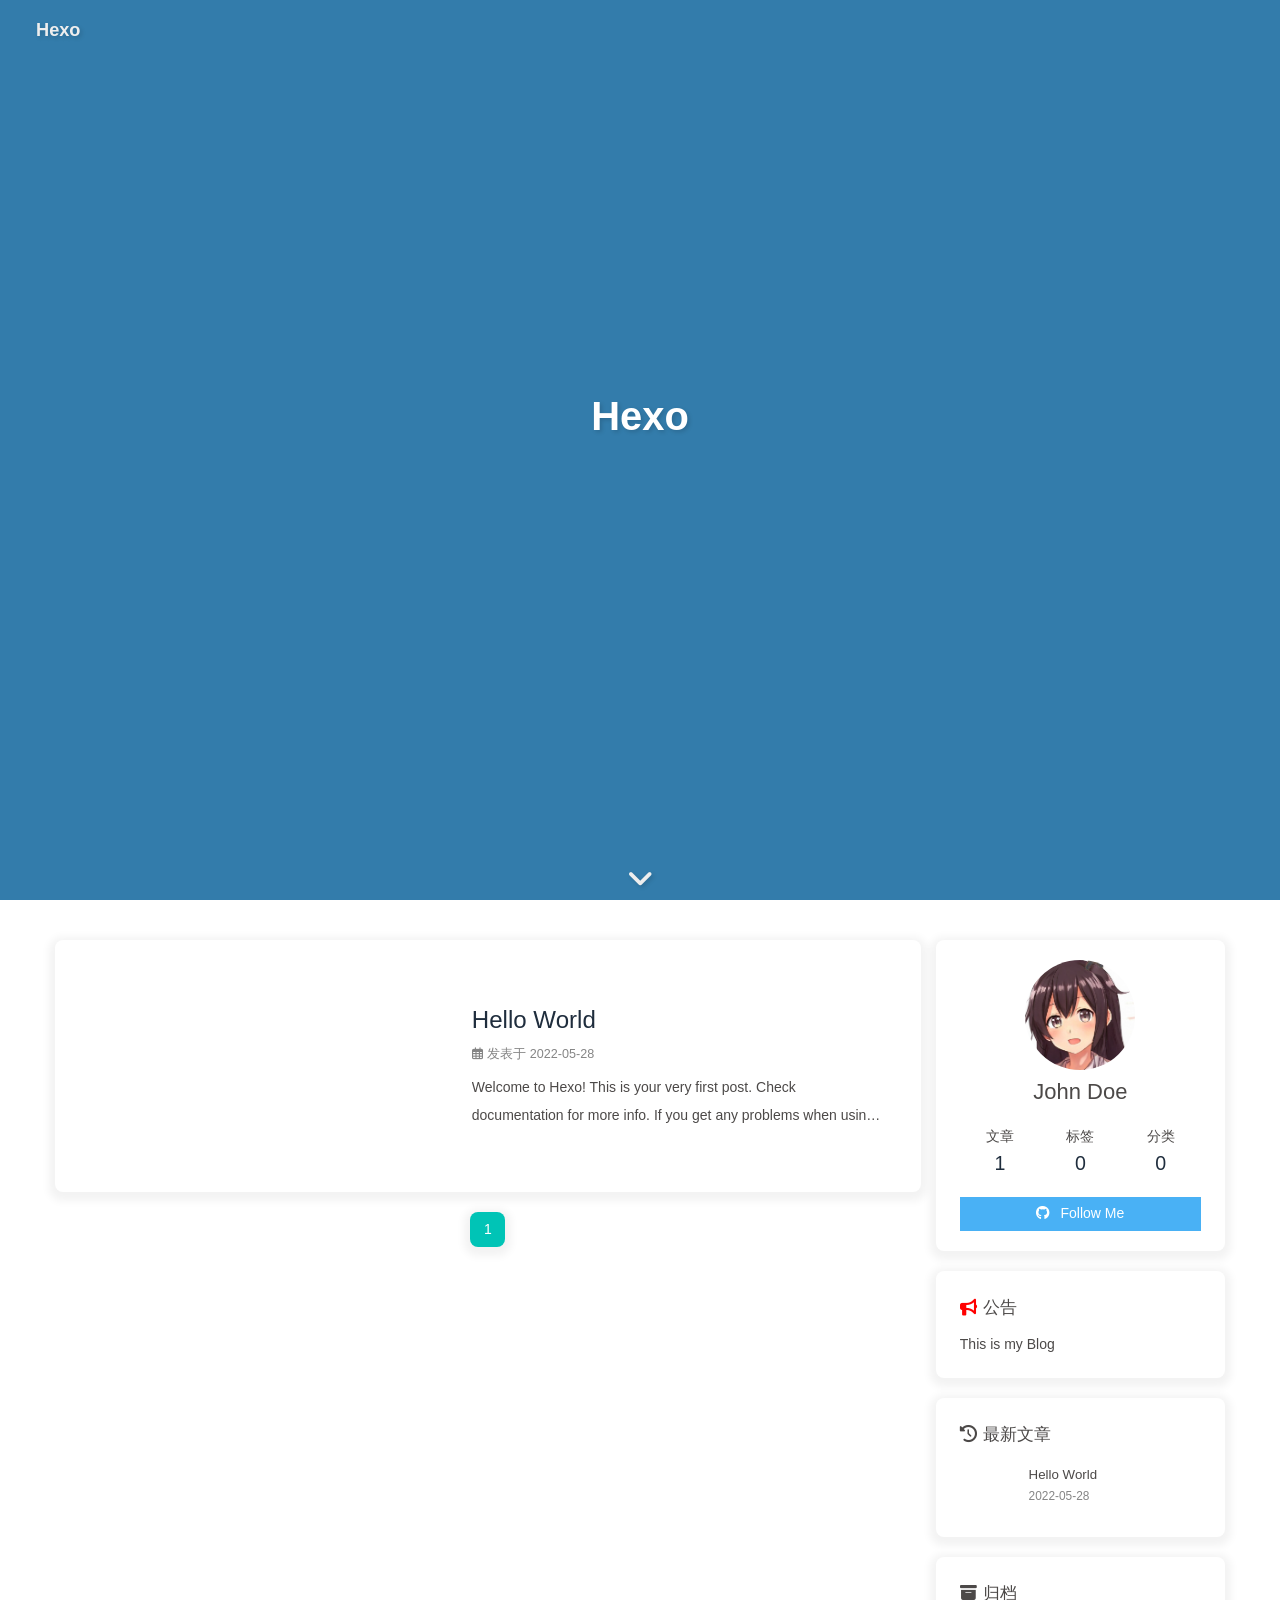
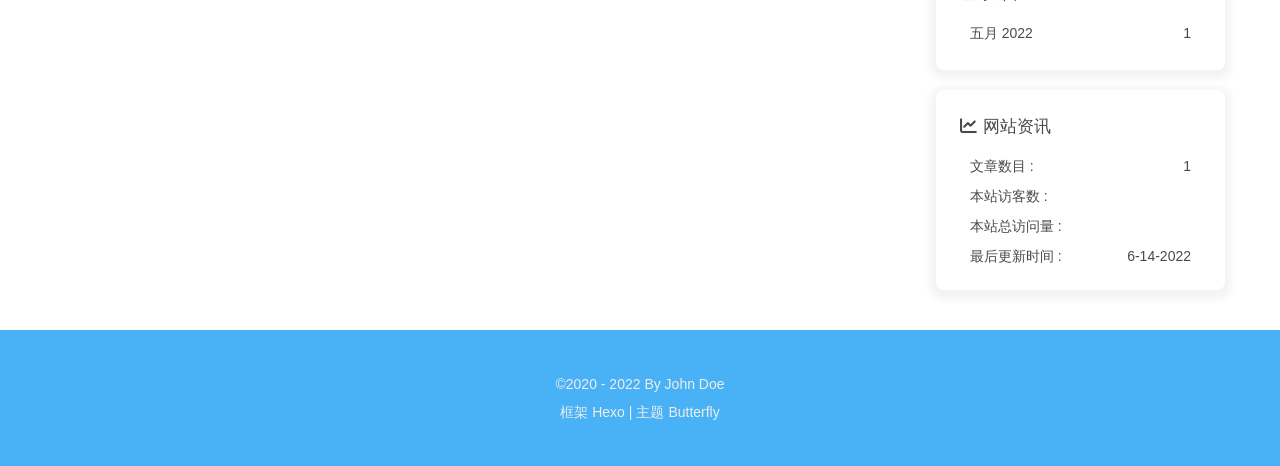
<file: index.html>
<!DOCTYPE html><html lang="zh-CN" data-theme="light"><head><meta charset="UTF-8"><meta http-equiv="X-UA-Compatible" content="IE=edge"><meta name="viewport" content="width=device-width, initial-scale=1.0, maximum-scale=1.0, user-scalable=no"><title>Hexo</title><meta name="author" content="John Doe"><meta name="copyright" content="John Doe"><meta name="format-detection" content="telephone=no"><meta name="theme-color" content="#ffffff"><meta property="og:type" content="website">
<meta property="og:title" content="Hexo">
<meta property="og:url" content="http://example.com/index.html">
<meta property="og:site_name" content="Hexo">
<meta property="og:locale" content="zh_CN">
<meta property="og:image" content="http://example.com/img/person.jpg">
<meta property="article:author" content="John Doe">
<meta name="twitter:card" content="summary">
<meta name="twitter:image" content="http://example.com/img/person.jpg"><link rel="shortcut icon" href="/img/favicon.png"><link rel="canonical" href="http://example.com/"><link rel="preconnect" href="//cdn.jsdelivr.net"/><link rel="preconnect" href="//busuanzi.ibruce.info"/><link rel="stylesheet" href="/css/index.css"><link rel="stylesheet" href="https://cdn.jsdelivr.net/npm/@fortawesome/fontawesome-free@6/css/all.min.css" media="print" onload="this.media='all'"><link rel="stylesheet" href="https://cdn.jsdelivr.net/npm/@fancyapps/ui/dist/fancybox.css" media="print" onload="this.media='all'"><script>const GLOBAL_CONFIG = { 
  root: '/',
  algolia: undefined,
  localSearch: undefined,
  translate: undefined,
  noticeOutdate: undefined,
  highlight: {"plugin":"highlighjs","highlightCopy":true,"highlightLang":true,"highlightHeightLimit":false},
  copy: {
    success: '复制成功',
    error: '复制错误',
    noSupport: '浏览器不支持'
  },
  relativeDate: {
    homepage: false,
    post: false
  },
  runtime: '',
  date_suffix: {
    just: '刚刚',
    min: '分钟前',
    hour: '小时前',
    day: '天前',
    month: '个月前'
  },
  copyright: undefined,
  lightbox: 'fancybox',
  Snackbar: undefined,
  source: {
    justifiedGallery: {
      js: 'https://cdn.jsdelivr.net/npm/flickr-justified-gallery@2/dist/fjGallery.min.js',
      css: 'https://cdn.jsdelivr.net/npm/flickr-justified-gallery@2/dist/fjGallery.css'
    }
  },
  isPhotoFigcaption: false,
  islazyload: false,
  isAnchor: false
}</script><script id="config-diff">var GLOBAL_CONFIG_SITE = {
  title: 'Hexo',
  isPost: false,
  isHome: true,
  isHighlightShrink: false,
  isToc: false,
  postUpdate: '2022-06-14 20:58:56'
}</script><noscript><style type="text/css">
  #nav {
    opacity: 1
  }
  .justified-gallery img {
    opacity: 1
  }

  #recent-posts time,
  #post-meta time {
    display: inline !important
  }
</style></noscript><script>(win=>{
    win.saveToLocal = {
      set: function setWithExpiry(key, value, ttl) {
        if (ttl === 0) return
        const now = new Date()
        const expiryDay = ttl * 86400000
        const item = {
          value: value,
          expiry: now.getTime() + expiryDay,
        }
        localStorage.setItem(key, JSON.stringify(item))
      },

      get: function getWithExpiry(key) {
        const itemStr = localStorage.getItem(key)

        if (!itemStr) {
          return undefined
        }
        const item = JSON.parse(itemStr)
        const now = new Date()

        if (now.getTime() > item.expiry) {
          localStorage.removeItem(key)
          return undefined
        }
        return item.value
      }
    }
  
    win.getScript = url => new Promise((resolve, reject) => {
      const script = document.createElement('script')
      script.src = url
      script.async = true
      script.onerror = reject
      script.onload = script.onreadystatechange = function() {
        const loadState = this.readyState
        if (loadState && loadState !== 'loaded' && loadState !== 'complete') return
        script.onload = script.onreadystatechange = null
        resolve()
      }
      document.head.appendChild(script)
    })
  
      win.activateDarkMode = function () {
        document.documentElement.setAttribute('data-theme', 'dark')
        if (document.querySelector('meta[name="theme-color"]') !== null) {
          document.querySelector('meta[name="theme-color"]').setAttribute('content', '#0d0d0d')
        }
      }
      win.activateLightMode = function () {
        document.documentElement.setAttribute('data-theme', 'light')
        if (document.querySelector('meta[name="theme-color"]') !== null) {
          document.querySelector('meta[name="theme-color"]').setAttribute('content', '#ffffff')
        }
      }
      const t = saveToLocal.get('theme')
    
          if (t === 'dark') activateDarkMode()
          else if (t === 'light') activateLightMode()
        
      const asideStatus = saveToLocal.get('aside-status')
      if (asideStatus !== undefined) {
        if (asideStatus === 'hide') {
          document.documentElement.classList.add('hide-aside')
        } else {
          document.documentElement.classList.remove('hide-aside')
        }
      }
    
    const detectApple = () => {
      if(/iPad|iPhone|iPod|Macintosh/.test(navigator.userAgent)){
        document.documentElement.classList.add('apple')
      }
    }
    detectApple()
    })(window)</script><meta name="generator" content="Hexo 6.2.0"></head><body><div id="sidebar"><div id="menu-mask"></div><div id="sidebar-menus"><div class="avatar-img is-center"><img src="/img/person.jpg" onerror="onerror=null;src='/img/friend_404.gif'" alt="avatar"/></div><div class="sidebar-site-data site-data is-center"><a href="/archives/"><div class="headline">文章</div><div class="length-num">1</div></a><a href="/tags/"><div class="headline">标签</div><div class="length-num">0</div></a><a href="/categories/"><div class="headline">分类</div><div class="length-num">0</div></a></div><hr/></div></div><div class="page" id="body-wrap"><header class="full_page" id="page-header"><nav id="nav"><span id="blog_name"><a id="site-name" href="/">Hexo</a></span><div id="menus"><div id="toggle-menu"><a class="site-page"><i class="fas fa-bars fa-fw"></i></a></div></div></nav><div id="site-info"><h1 id="site-title">Hexo</h1></div><div id="scroll-down"><i class="fas fa-angle-down scroll-down-effects"></i></div></header><main class="layout" id="content-inner"><div class="recent-posts" id="recent-posts"><div class="recent-post-item"><div class="post_cover left"><a href="/2022/05/28/hello-world/" title="Hello World"><img class="post_bg" src="[data-uri]" onerror="this.onerror=null;this.src='/img/404.jpg'" alt="Hello World"></a></div><div class="recent-post-info"><a class="article-title" href="/2022/05/28/hello-world/" title="Hello World">Hello World</a><div class="article-meta-wrap"><span class="post-meta-date"><i class="far fa-calendar-alt"></i><span class="article-meta-label">发表于</span><time datetime="2022-05-27T19:22:05.506Z" title="发表于 2022-05-28 03:22:05">2022-05-28</time></span></div><div class="content">Welcome to Hexo! This is your very first post. Check documentation for more info. If you get any problems when using Hexo, you can find the answer in troubleshooting or you can ask me on GitHub.
Quick StartCreate a new post1$ hexo new &quot;My New Post&quot;

More info: Writing
Run server1$ hexo server

More info: Server
Generate static files1$ hexo generate

More info: Generating
Deploy to remote sites1$ hexo deploy

More info: Deployment
</div></div></div><nav id="pagination"><div class="pagination"><span class="page-number current">1</span></div></nav></div><div class="aside-content" id="aside-content"><div class="card-widget card-info"><div class="is-center"><div class="avatar-img"><img src="/img/person.jpg" onerror="this.onerror=null;this.src='/img/friend_404.gif'" alt="avatar"/></div><div class="author-info__name">John Doe</div><div class="author-info__description"></div></div><div class="card-info-data site-data is-center"><a href="/archives/"><div class="headline">文章</div><div class="length-num">1</div></a><a href="/tags/"><div class="headline">标签</div><div class="length-num">0</div></a><a href="/categories/"><div class="headline">分类</div><div class="length-num">0</div></a></div><a id="card-info-btn" target="_blank" rel="noopener" href="https://github.com/xxxxxx"><i class="fab fa-github"></i><span>Follow Me</span></a></div><div class="card-widget card-announcement"><div class="item-headline"><i class="fas fa-bullhorn fa-shake"></i><span>公告</span></div><div class="announcement_content">This is my Blog</div></div><div class="sticky_layout"><div class="card-widget card-recent-post"><div class="item-headline"><i class="fas fa-history"></i><span>最新文章</span></div><div class="aside-list"><div class="aside-list-item"><a class="thumbnail" href="/2022/05/28/hello-world/" title="Hello World"><img src="[data-uri]" onerror="this.onerror=null;this.src='/img/404.jpg'" alt="Hello World"/></a><div class="content"><a class="title" href="/2022/05/28/hello-world/" title="Hello World">Hello World</a><time datetime="2022-05-27T19:22:05.506Z" title="发表于 2022-05-28 03:22:05">2022-05-28</time></div></div></div></div><div class="card-widget card-archives"><div class="item-headline"><i class="fas fa-archive"></i><span>归档</span></div><ul class="card-archive-list"><li class="card-archive-list-item"><a class="card-archive-list-link" href="/archives/2022/05/"><span class="card-archive-list-date">五月 2022</span><span class="card-archive-list-count">1</span></a></li></ul></div><div class="card-widget card-webinfo"><div class="item-headline"><i class="fas fa-chart-line"></i><span>网站资讯</span></div><div class="webinfo"><div class="webinfo-item"><div class="item-name">文章数目 :</div><div class="item-count">1</div></div><div class="webinfo-item"><div class="item-name">本站访客数 :</div><div class="item-count" id="busuanzi_value_site_uv"></div></div><div class="webinfo-item"><div class="item-name">本站总访问量 :</div><div class="item-count" id="busuanzi_value_site_pv"></div></div><div class="webinfo-item"><div class="item-name">最后更新时间 :</div><div class="item-count" id="last-push-date" data-lastPushDate="2022-06-14T12:58:56.396Z"></div></div></div></div></div></div></main><footer id="footer"><div id="footer-wrap"><div class="copyright">&copy;2020 - 2022 By John Doe</div><div class="framework-info"><span>框架 </span><a target="_blank" rel="noopener" href="https://hexo.io">Hexo</a><span class="footer-separator">|</span><span>主题 </span><a target="_blank" rel="noopener" href="https://github.com/jerryc127/hexo-theme-butterfly">Butterfly</a></div></div></footer></div><div id="rightside"><div id="rightside-config-hide"><button id="darkmode" type="button" title="浅色和深色模式转换"><i class="fas fa-adjust"></i></button><button id="hide-aside-btn" type="button" title="单栏和双栏切换"><i class="fas fa-arrows-alt-h"></i></button></div><div id="rightside-config-show"><button id="rightside_config" type="button" title="设置"><i class="fas fa-cog fa-spin"></i></button><button id="go-up" type="button" title="回到顶部"><i class="fas fa-arrow-up"></i></button></div></div><div><script src="/js/utils.js"></script><script src="/js/main.js"></script><script src="https://cdn.jsdelivr.net/npm/@fancyapps/ui/dist/fancybox.umd.js"></script><div class="js-pjax"></div><script async data-pjax src="//busuanzi.ibruce.info/busuanzi/2.3/busuanzi.pure.mini.js"></script></div></body></html>
</file>
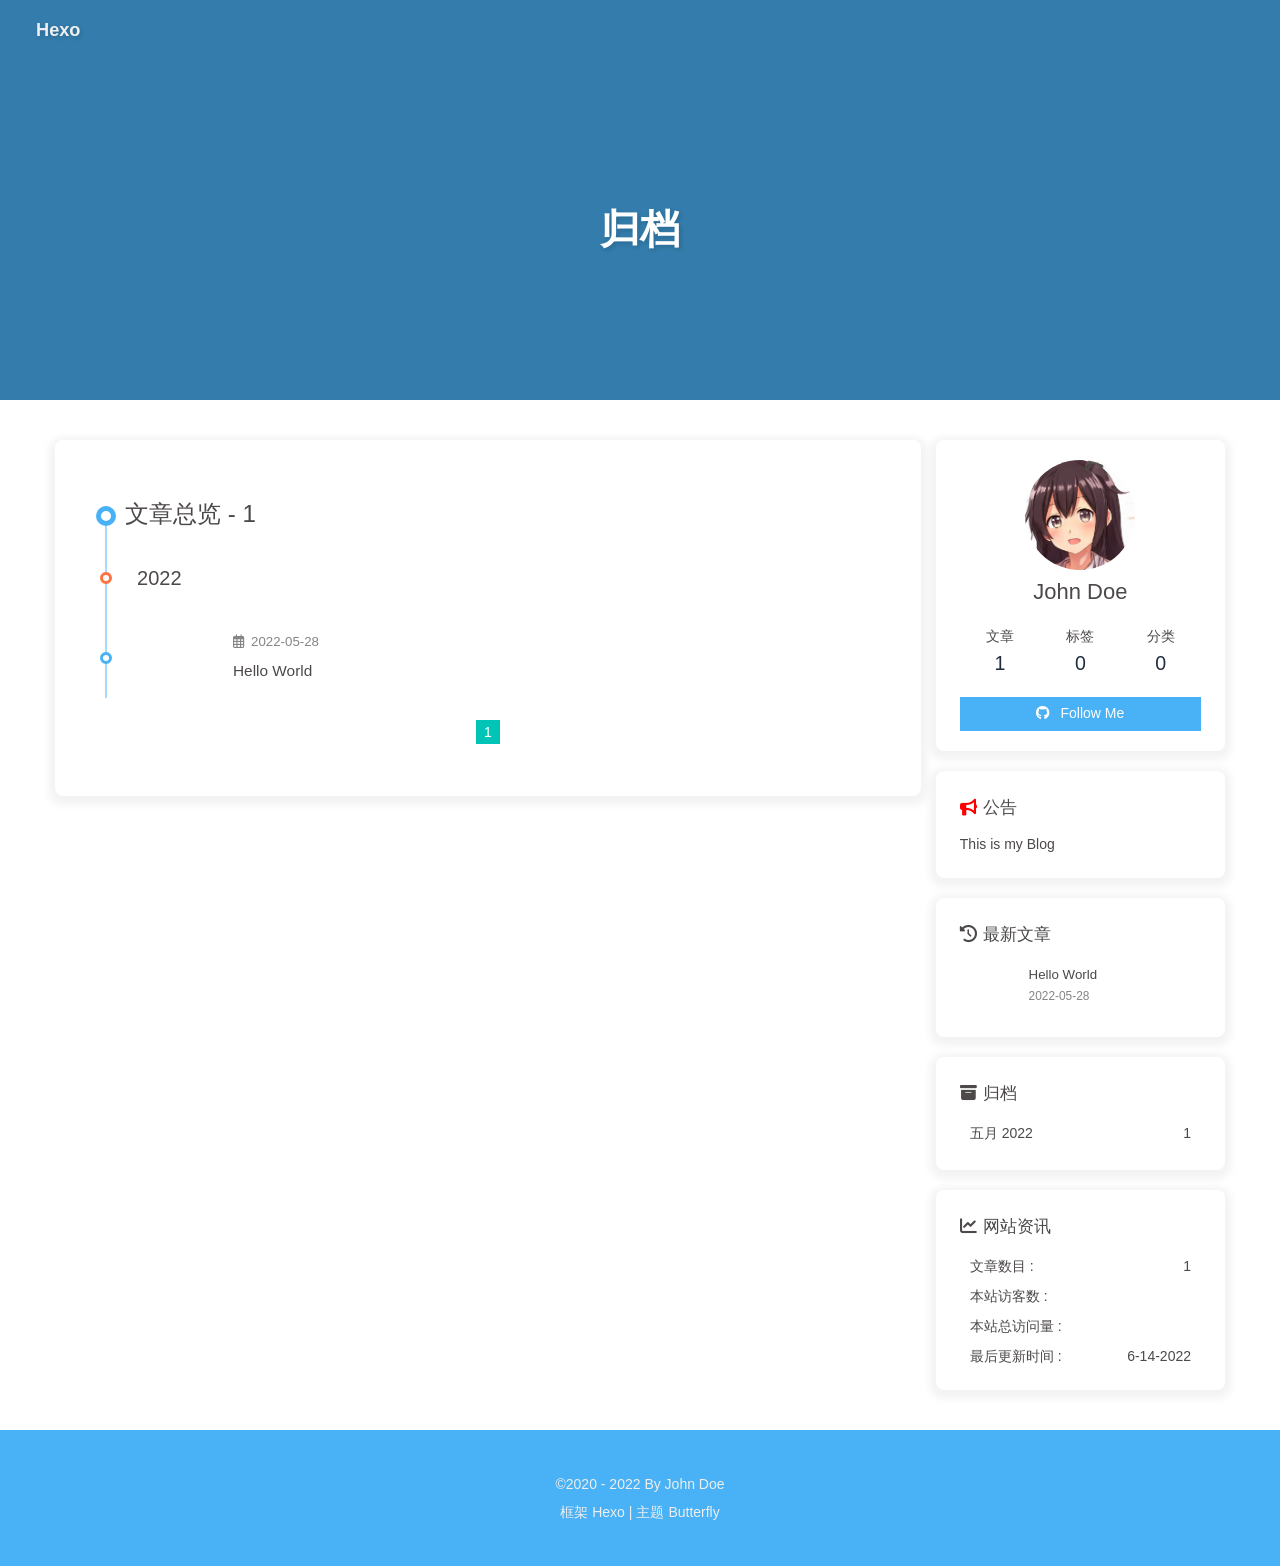
<file: archives/index.html>
<!DOCTYPE html><html lang="zh-CN" data-theme="light"><head><meta charset="UTF-8"><meta http-equiv="X-UA-Compatible" content="IE=edge"><meta name="viewport" content="width=device-width, initial-scale=1.0, maximum-scale=1.0, user-scalable=no"><title>归档 | Hexo</title><meta name="author" content="John Doe"><meta name="copyright" content="John Doe"><meta name="format-detection" content="telephone=no"><meta name="theme-color" content="#ffffff"><meta property="og:type" content="website">
<meta property="og:title" content="Hexo">
<meta property="og:url" content="http://example.com/archives/index.html">
<meta property="og:site_name" content="Hexo">
<meta property="og:locale" content="zh_CN">
<meta property="og:image" content="http://example.com/img/person.jpg">
<meta property="article:author" content="John Doe">
<meta name="twitter:card" content="summary">
<meta name="twitter:image" content="http://example.com/img/person.jpg"><link rel="shortcut icon" href="/img/favicon.png"><link rel="canonical" href="http://example.com/archives/"><link rel="preconnect" href="//cdn.jsdelivr.net"/><link rel="preconnect" href="//busuanzi.ibruce.info"/><link rel="stylesheet" href="/css/index.css"><link rel="stylesheet" href="https://cdn.jsdelivr.net/npm/@fortawesome/fontawesome-free@6/css/all.min.css" media="print" onload="this.media='all'"><link rel="stylesheet" href="https://cdn.jsdelivr.net/npm/@fancyapps/ui/dist/fancybox.css" media="print" onload="this.media='all'"><script>const GLOBAL_CONFIG = { 
  root: '/',
  algolia: undefined,
  localSearch: undefined,
  translate: undefined,
  noticeOutdate: undefined,
  highlight: {"plugin":"highlighjs","highlightCopy":true,"highlightLang":true,"highlightHeightLimit":false},
  copy: {
    success: '复制成功',
    error: '复制错误',
    noSupport: '浏览器不支持'
  },
  relativeDate: {
    homepage: false,
    post: false
  },
  runtime: '',
  date_suffix: {
    just: '刚刚',
    min: '分钟前',
    hour: '小时前',
    day: '天前',
    month: '个月前'
  },
  copyright: undefined,
  lightbox: 'fancybox',
  Snackbar: undefined,
  source: {
    justifiedGallery: {
      js: 'https://cdn.jsdelivr.net/npm/flickr-justified-gallery@2/dist/fjGallery.min.js',
      css: 'https://cdn.jsdelivr.net/npm/flickr-justified-gallery@2/dist/fjGallery.css'
    }
  },
  isPhotoFigcaption: false,
  islazyload: false,
  isAnchor: false
}</script><script id="config-diff">var GLOBAL_CONFIG_SITE = {
  title: '归档',
  isPost: false,
  isHome: false,
  isHighlightShrink: false,
  isToc: false,
  postUpdate: '2022-06-14 20:58:56'
}</script><noscript><style type="text/css">
  #nav {
    opacity: 1
  }
  .justified-gallery img {
    opacity: 1
  }

  #recent-posts time,
  #post-meta time {
    display: inline !important
  }
</style></noscript><script>(win=>{
    win.saveToLocal = {
      set: function setWithExpiry(key, value, ttl) {
        if (ttl === 0) return
        const now = new Date()
        const expiryDay = ttl * 86400000
        const item = {
          value: value,
          expiry: now.getTime() + expiryDay,
        }
        localStorage.setItem(key, JSON.stringify(item))
      },

      get: function getWithExpiry(key) {
        const itemStr = localStorage.getItem(key)

        if (!itemStr) {
          return undefined
        }
        const item = JSON.parse(itemStr)
        const now = new Date()

        if (now.getTime() > item.expiry) {
          localStorage.removeItem(key)
          return undefined
        }
        return item.value
      }
    }
  
    win.getScript = url => new Promise((resolve, reject) => {
      const script = document.createElement('script')
      script.src = url
      script.async = true
      script.onerror = reject
      script.onload = script.onreadystatechange = function() {
        const loadState = this.readyState
        if (loadState && loadState !== 'loaded' && loadState !== 'complete') return
        script.onload = script.onreadystatechange = null
        resolve()
      }
      document.head.appendChild(script)
    })
  
      win.activateDarkMode = function () {
        document.documentElement.setAttribute('data-theme', 'dark')
        if (document.querySelector('meta[name="theme-color"]') !== null) {
          document.querySelector('meta[name="theme-color"]').setAttribute('content', '#0d0d0d')
        }
      }
      win.activateLightMode = function () {
        document.documentElement.setAttribute('data-theme', 'light')
        if (document.querySelector('meta[name="theme-color"]') !== null) {
          document.querySelector('meta[name="theme-color"]').setAttribute('content', '#ffffff')
        }
      }
      const t = saveToLocal.get('theme')
    
          if (t === 'dark') activateDarkMode()
          else if (t === 'light') activateLightMode()
        
      const asideStatus = saveToLocal.get('aside-status')
      if (asideStatus !== undefined) {
        if (asideStatus === 'hide') {
          document.documentElement.classList.add('hide-aside')
        } else {
          document.documentElement.classList.remove('hide-aside')
        }
      }
    
    const detectApple = () => {
      if(/iPad|iPhone|iPod|Macintosh/.test(navigator.userAgent)){
        document.documentElement.classList.add('apple')
      }
    }
    detectApple()
    })(window)</script><meta name="generator" content="Hexo 6.2.0"></head><body><div id="sidebar"><div id="menu-mask"></div><div id="sidebar-menus"><div class="avatar-img is-center"><img src="/img/person.jpg" onerror="onerror=null;src='/img/friend_404.gif'" alt="avatar"/></div><div class="sidebar-site-data site-data is-center"><a href="/archives/"><div class="headline">文章</div><div class="length-num">1</div></a><a href="/tags/"><div class="headline">标签</div><div class="length-num">0</div></a><a href="/categories/"><div class="headline">分类</div><div class="length-num">0</div></a></div><hr/></div></div><div class="page" id="body-wrap"><header class="not-home-page" id="page-header"><nav id="nav"><span id="blog_name"><a id="site-name" href="/">Hexo</a></span><div id="menus"><div id="toggle-menu"><a class="site-page"><i class="fas fa-bars fa-fw"></i></a></div></div></nav><div id="page-site-info"><h1 id="site-title">归档</h1></div></header><main class="layout" id="content-inner"><div id="archive"><div class="article-sort-title">文章总览 - 1</div><div class="article-sort"><div class="article-sort-item year">2022</div><div class="article-sort-item"><a class="article-sort-item-img" href="/2022/05/28/hello-world/" title="Hello World"><img src="[data-uri]" alt="Hello World" onerror="this.onerror=null;this.src='/img/404.jpg'"></a><div class="article-sort-item-info"><div class="article-sort-item-time"><i class="far fa-calendar-alt"></i><time class="post-meta-date-created" datetime="2022-05-27T19:22:05.506Z" title="发表于 2022-05-28 03:22:05">2022-05-28</time></div><a class="article-sort-item-title" href="/2022/05/28/hello-world/" title="Hello World">Hello World</a></div></div></div><nav id="pagination"><div class="pagination"><span class="page-number current">1</span></div></nav></div><div class="aside-content" id="aside-content"><div class="card-widget card-info"><div class="is-center"><div class="avatar-img"><img src="/img/person.jpg" onerror="this.onerror=null;this.src='/img/friend_404.gif'" alt="avatar"/></div><div class="author-info__name">John Doe</div><div class="author-info__description"></div></div><div class="card-info-data site-data is-center"><a href="/archives/"><div class="headline">文章</div><div class="length-num">1</div></a><a href="/tags/"><div class="headline">标签</div><div class="length-num">0</div></a><a href="/categories/"><div class="headline">分类</div><div class="length-num">0</div></a></div><a id="card-info-btn" target="_blank" rel="noopener" href="https://github.com/xxxxxx"><i class="fab fa-github"></i><span>Follow Me</span></a></div><div class="card-widget card-announcement"><div class="item-headline"><i class="fas fa-bullhorn fa-shake"></i><span>公告</span></div><div class="announcement_content">This is my Blog</div></div><div class="sticky_layout"><div class="card-widget card-recent-post"><div class="item-headline"><i class="fas fa-history"></i><span>最新文章</span></div><div class="aside-list"><div class="aside-list-item"><a class="thumbnail" href="/2022/05/28/hello-world/" title="Hello World"><img src="[data-uri]" onerror="this.onerror=null;this.src='/img/404.jpg'" alt="Hello World"/></a><div class="content"><a class="title" href="/2022/05/28/hello-world/" title="Hello World">Hello World</a><time datetime="2022-05-27T19:22:05.506Z" title="发表于 2022-05-28 03:22:05">2022-05-28</time></div></div></div></div><div class="card-widget card-archives"><div class="item-headline"><i class="fas fa-archive"></i><span>归档</span></div><ul class="card-archive-list"><li class="card-archive-list-item"><a class="card-archive-list-link" href="/archives/2022/05/"><span class="card-archive-list-date">五月 2022</span><span class="card-archive-list-count">1</span></a></li></ul></div><div class="card-widget card-webinfo"><div class="item-headline"><i class="fas fa-chart-line"></i><span>网站资讯</span></div><div class="webinfo"><div class="webinfo-item"><div class="item-name">文章数目 :</div><div class="item-count">1</div></div><div class="webinfo-item"><div class="item-name">本站访客数 :</div><div class="item-count" id="busuanzi_value_site_uv"></div></div><div class="webinfo-item"><div class="item-name">本站总访问量 :</div><div class="item-count" id="busuanzi_value_site_pv"></div></div><div class="webinfo-item"><div class="item-name">最后更新时间 :</div><div class="item-count" id="last-push-date" data-lastPushDate="2022-06-14T12:58:56.396Z"></div></div></div></div></div></div></main><footer id="footer"><div id="footer-wrap"><div class="copyright">&copy;2020 - 2022 By John Doe</div><div class="framework-info"><span>框架 </span><a target="_blank" rel="noopener" href="https://hexo.io">Hexo</a><span class="footer-separator">|</span><span>主题 </span><a target="_blank" rel="noopener" href="https://github.com/jerryc127/hexo-theme-butterfly">Butterfly</a></div></div></footer></div><div id="rightside"><div id="rightside-config-hide"><button id="darkmode" type="button" title="浅色和深色模式转换"><i class="fas fa-adjust"></i></button><button id="hide-aside-btn" type="button" title="单栏和双栏切换"><i class="fas fa-arrows-alt-h"></i></button></div><div id="rightside-config-show"><button id="rightside_config" type="button" title="设置"><i class="fas fa-cog fa-spin"></i></button><button id="go-up" type="button" title="回到顶部"><i class="fas fa-arrow-up"></i></button></div></div><div><script src="/js/utils.js"></script><script src="/js/main.js"></script><script src="https://cdn.jsdelivr.net/npm/@fancyapps/ui/dist/fancybox.umd.js"></script><div class="js-pjax"></div><script async data-pjax src="//busuanzi.ibruce.info/busuanzi/2.3/busuanzi.pure.mini.js"></script></div></body></html>
</file>
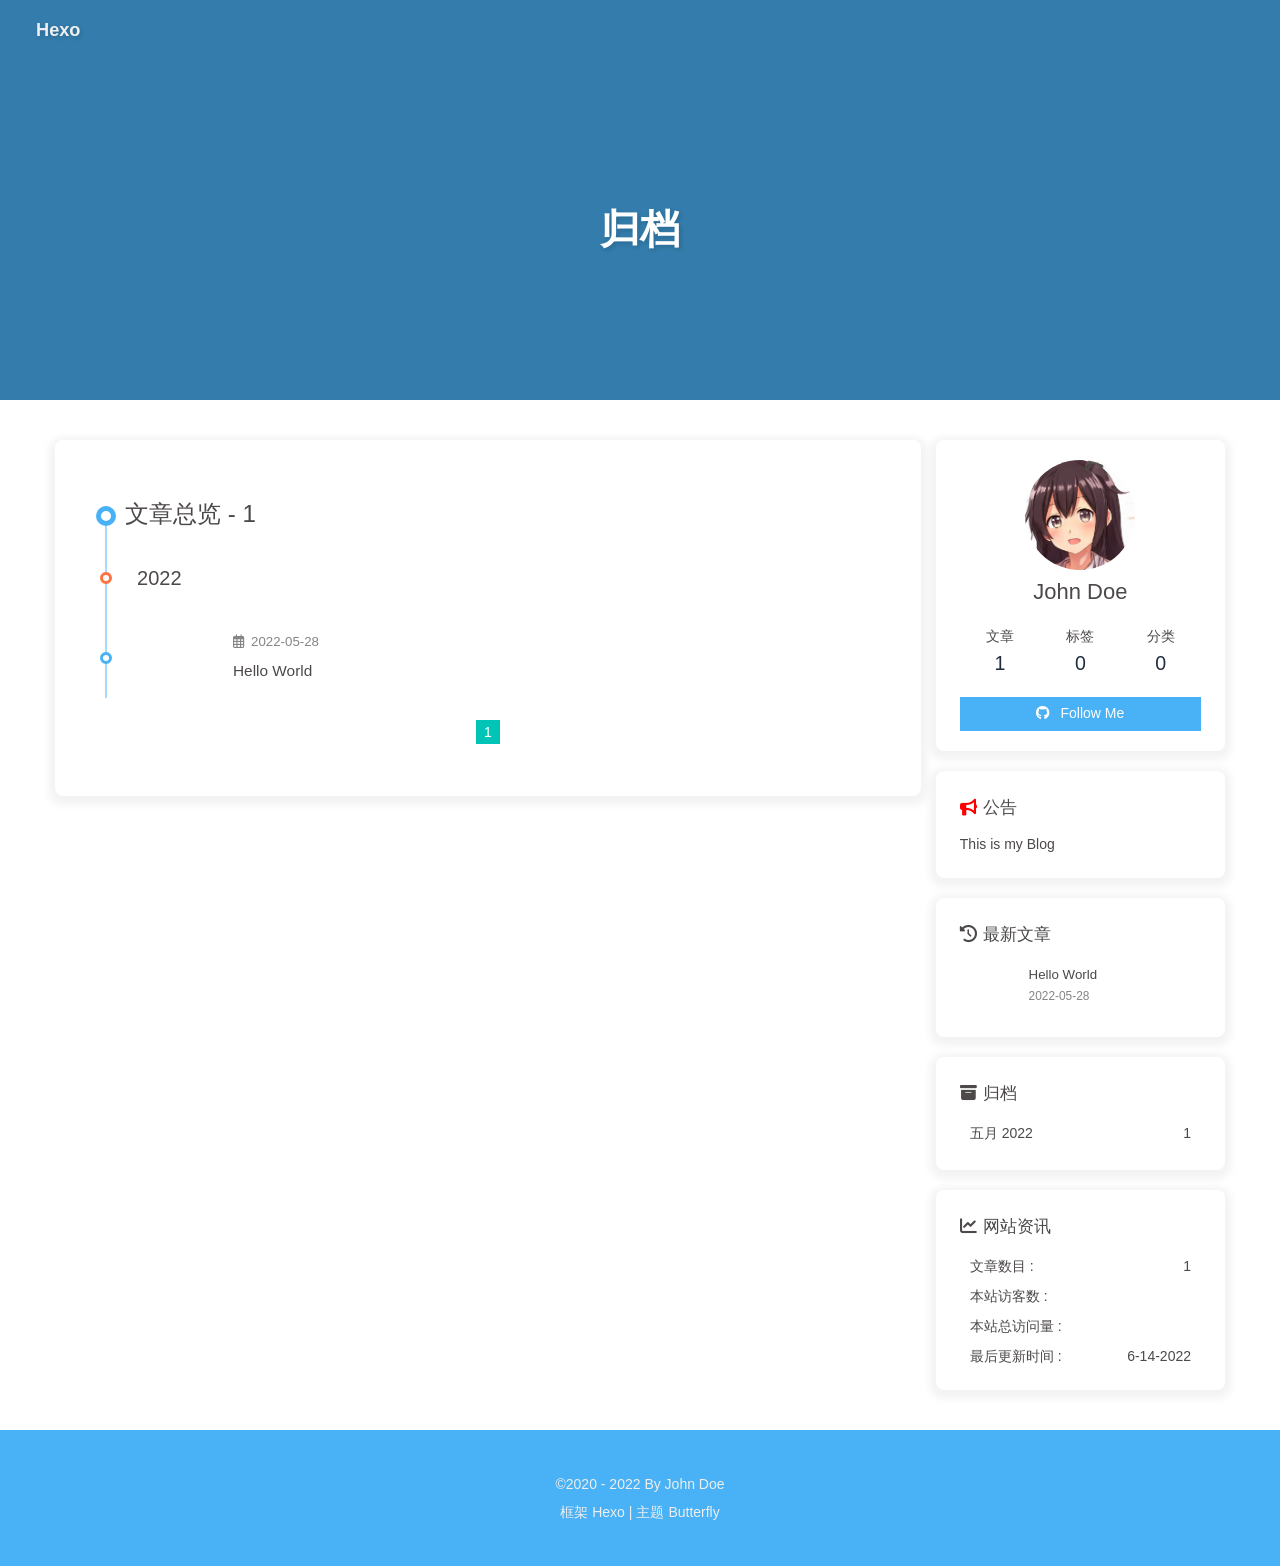
<file: archives/2022/index.html>
<!DOCTYPE html><html lang="zh-CN" data-theme="light"><head><meta charset="UTF-8"><meta http-equiv="X-UA-Compatible" content="IE=edge"><meta name="viewport" content="width=device-width, initial-scale=1.0, maximum-scale=1.0, user-scalable=no"><title>归档 | Hexo</title><meta name="author" content="John Doe"><meta name="copyright" content="John Doe"><meta name="format-detection" content="telephone=no"><meta name="theme-color" content="#ffffff"><meta property="og:type" content="website">
<meta property="og:title" content="Hexo">
<meta property="og:url" content="http://example.com/archives/2022/index.html">
<meta property="og:site_name" content="Hexo">
<meta property="og:locale" content="zh_CN">
<meta property="og:image" content="http://example.com/img/person.jpg">
<meta property="article:author" content="John Doe">
<meta name="twitter:card" content="summary">
<meta name="twitter:image" content="http://example.com/img/person.jpg"><link rel="shortcut icon" href="/img/favicon.png"><link rel="canonical" href="http://example.com/archives/2022/"><link rel="preconnect" href="//cdn.jsdelivr.net"/><link rel="preconnect" href="//busuanzi.ibruce.info"/><link rel="stylesheet" href="/css/index.css"><link rel="stylesheet" href="https://cdn.jsdelivr.net/npm/@fortawesome/fontawesome-free@6/css/all.min.css" media="print" onload="this.media='all'"><link rel="stylesheet" href="https://cdn.jsdelivr.net/npm/@fancyapps/ui/dist/fancybox.css" media="print" onload="this.media='all'"><script>const GLOBAL_CONFIG = { 
  root: '/',
  algolia: undefined,
  localSearch: undefined,
  translate: undefined,
  noticeOutdate: undefined,
  highlight: {"plugin":"highlighjs","highlightCopy":true,"highlightLang":true,"highlightHeightLimit":false},
  copy: {
    success: '复制成功',
    error: '复制错误',
    noSupport: '浏览器不支持'
  },
  relativeDate: {
    homepage: false,
    post: false
  },
  runtime: '',
  date_suffix: {
    just: '刚刚',
    min: '分钟前',
    hour: '小时前',
    day: '天前',
    month: '个月前'
  },
  copyright: undefined,
  lightbox: 'fancybox',
  Snackbar: undefined,
  source: {
    justifiedGallery: {
      js: 'https://cdn.jsdelivr.net/npm/flickr-justified-gallery@2/dist/fjGallery.min.js',
      css: 'https://cdn.jsdelivr.net/npm/flickr-justified-gallery@2/dist/fjGallery.css'
    }
  },
  isPhotoFigcaption: false,
  islazyload: false,
  isAnchor: false
}</script><script id="config-diff">var GLOBAL_CONFIG_SITE = {
  title: '归档',
  isPost: false,
  isHome: false,
  isHighlightShrink: false,
  isToc: false,
  postUpdate: '2022-06-14 20:58:56'
}</script><noscript><style type="text/css">
  #nav {
    opacity: 1
  }
  .justified-gallery img {
    opacity: 1
  }

  #recent-posts time,
  #post-meta time {
    display: inline !important
  }
</style></noscript><script>(win=>{
    win.saveToLocal = {
      set: function setWithExpiry(key, value, ttl) {
        if (ttl === 0) return
        const now = new Date()
        const expiryDay = ttl * 86400000
        const item = {
          value: value,
          expiry: now.getTime() + expiryDay,
        }
        localStorage.setItem(key, JSON.stringify(item))
      },

      get: function getWithExpiry(key) {
        const itemStr = localStorage.getItem(key)

        if (!itemStr) {
          return undefined
        }
        const item = JSON.parse(itemStr)
        const now = new Date()

        if (now.getTime() > item.expiry) {
          localStorage.removeItem(key)
          return undefined
        }
        return item.value
      }
    }
  
    win.getScript = url => new Promise((resolve, reject) => {
      const script = document.createElement('script')
      script.src = url
      script.async = true
      script.onerror = reject
      script.onload = script.onreadystatechange = function() {
        const loadState = this.readyState
        if (loadState && loadState !== 'loaded' && loadState !== 'complete') return
        script.onload = script.onreadystatechange = null
        resolve()
      }
      document.head.appendChild(script)
    })
  
      win.activateDarkMode = function () {
        document.documentElement.setAttribute('data-theme', 'dark')
        if (document.querySelector('meta[name="theme-color"]') !== null) {
          document.querySelector('meta[name="theme-color"]').setAttribute('content', '#0d0d0d')
        }
      }
      win.activateLightMode = function () {
        document.documentElement.setAttribute('data-theme', 'light')
        if (document.querySelector('meta[name="theme-color"]') !== null) {
          document.querySelector('meta[name="theme-color"]').setAttribute('content', '#ffffff')
        }
      }
      const t = saveToLocal.get('theme')
    
          if (t === 'dark') activateDarkMode()
          else if (t === 'light') activateLightMode()
        
      const asideStatus = saveToLocal.get('aside-status')
      if (asideStatus !== undefined) {
        if (asideStatus === 'hide') {
          document.documentElement.classList.add('hide-aside')
        } else {
          document.documentElement.classList.remove('hide-aside')
        }
      }
    
    const detectApple = () => {
      if(/iPad|iPhone|iPod|Macintosh/.test(navigator.userAgent)){
        document.documentElement.classList.add('apple')
      }
    }
    detectApple()
    })(window)</script><meta name="generator" content="Hexo 6.2.0"></head><body><div id="sidebar"><div id="menu-mask"></div><div id="sidebar-menus"><div class="avatar-img is-center"><img src="/img/person.jpg" onerror="onerror=null;src='/img/friend_404.gif'" alt="avatar"/></div><div class="sidebar-site-data site-data is-center"><a href="/archives/"><div class="headline">文章</div><div class="length-num">1</div></a><a href="/tags/"><div class="headline">标签</div><div class="length-num">0</div></a><a href="/categories/"><div class="headline">分类</div><div class="length-num">0</div></a></div><hr/></div></div><div class="page" id="body-wrap"><header class="not-home-page" id="page-header"><nav id="nav"><span id="blog_name"><a id="site-name" href="/">Hexo</a></span><div id="menus"><div id="toggle-menu"><a class="site-page"><i class="fas fa-bars fa-fw"></i></a></div></div></nav><div id="page-site-info"><h1 id="site-title">归档</h1></div></header><main class="layout" id="content-inner"><div id="archive"><div class="article-sort-title">文章总览 - 1</div><div class="article-sort"><div class="article-sort-item year">2022</div><div class="article-sort-item"><a class="article-sort-item-img" href="/2022/05/28/hello-world/" title="Hello World"><img src="[data-uri]" alt="Hello World" onerror="this.onerror=null;this.src='/img/404.jpg'"></a><div class="article-sort-item-info"><div class="article-sort-item-time"><i class="far fa-calendar-alt"></i><time class="post-meta-date-created" datetime="2022-05-27T19:22:05.506Z" title="发表于 2022-05-28 03:22:05">2022-05-28</time></div><a class="article-sort-item-title" href="/2022/05/28/hello-world/" title="Hello World">Hello World</a></div></div></div><nav id="pagination"><div class="pagination"><span class="page-number current">1</span></div></nav></div><div class="aside-content" id="aside-content"><div class="card-widget card-info"><div class="is-center"><div class="avatar-img"><img src="/img/person.jpg" onerror="this.onerror=null;this.src='/img/friend_404.gif'" alt="avatar"/></div><div class="author-info__name">John Doe</div><div class="author-info__description"></div></div><div class="card-info-data site-data is-center"><a href="/archives/"><div class="headline">文章</div><div class="length-num">1</div></a><a href="/tags/"><div class="headline">标签</div><div class="length-num">0</div></a><a href="/categories/"><div class="headline">分类</div><div class="length-num">0</div></a></div><a id="card-info-btn" target="_blank" rel="noopener" href="https://github.com/xxxxxx"><i class="fab fa-github"></i><span>Follow Me</span></a></div><div class="card-widget card-announcement"><div class="item-headline"><i class="fas fa-bullhorn fa-shake"></i><span>公告</span></div><div class="announcement_content">This is my Blog</div></div><div class="sticky_layout"><div class="card-widget card-recent-post"><div class="item-headline"><i class="fas fa-history"></i><span>最新文章</span></div><div class="aside-list"><div class="aside-list-item"><a class="thumbnail" href="/2022/05/28/hello-world/" title="Hello World"><img src="[data-uri]" onerror="this.onerror=null;this.src='/img/404.jpg'" alt="Hello World"/></a><div class="content"><a class="title" href="/2022/05/28/hello-world/" title="Hello World">Hello World</a><time datetime="2022-05-27T19:22:05.506Z" title="发表于 2022-05-28 03:22:05">2022-05-28</time></div></div></div></div><div class="card-widget card-archives"><div class="item-headline"><i class="fas fa-archive"></i><span>归档</span></div><ul class="card-archive-list"><li class="card-archive-list-item"><a class="card-archive-list-link" href="/archives/2022/05/"><span class="card-archive-list-date">五月 2022</span><span class="card-archive-list-count">1</span></a></li></ul></div><div class="card-widget card-webinfo"><div class="item-headline"><i class="fas fa-chart-line"></i><span>网站资讯</span></div><div class="webinfo"><div class="webinfo-item"><div class="item-name">文章数目 :</div><div class="item-count">1</div></div><div class="webinfo-item"><div class="item-name">本站访客数 :</div><div class="item-count" id="busuanzi_value_site_uv"></div></div><div class="webinfo-item"><div class="item-name">本站总访问量 :</div><div class="item-count" id="busuanzi_value_site_pv"></div></div><div class="webinfo-item"><div class="item-name">最后更新时间 :</div><div class="item-count" id="last-push-date" data-lastPushDate="2022-06-14T12:58:56.396Z"></div></div></div></div></div></div></main><footer id="footer"><div id="footer-wrap"><div class="copyright">&copy;2020 - 2022 By John Doe</div><div class="framework-info"><span>框架 </span><a target="_blank" rel="noopener" href="https://hexo.io">Hexo</a><span class="footer-separator">|</span><span>主题 </span><a target="_blank" rel="noopener" href="https://github.com/jerryc127/hexo-theme-butterfly">Butterfly</a></div></div></footer></div><div id="rightside"><div id="rightside-config-hide"><button id="darkmode" type="button" title="浅色和深色模式转换"><i class="fas fa-adjust"></i></button><button id="hide-aside-btn" type="button" title="单栏和双栏切换"><i class="fas fa-arrows-alt-h"></i></button></div><div id="rightside-config-show"><button id="rightside_config" type="button" title="设置"><i class="fas fa-cog fa-spin"></i></button><button id="go-up" type="button" title="回到顶部"><i class="fas fa-arrow-up"></i></button></div></div><div><script src="/js/utils.js"></script><script src="/js/main.js"></script><script src="https://cdn.jsdelivr.net/npm/@fancyapps/ui/dist/fancybox.umd.js"></script><div class="js-pjax"></div><script async data-pjax src="//busuanzi.ibruce.info/busuanzi/2.3/busuanzi.pure.mini.js"></script></div></body></html>
</file>
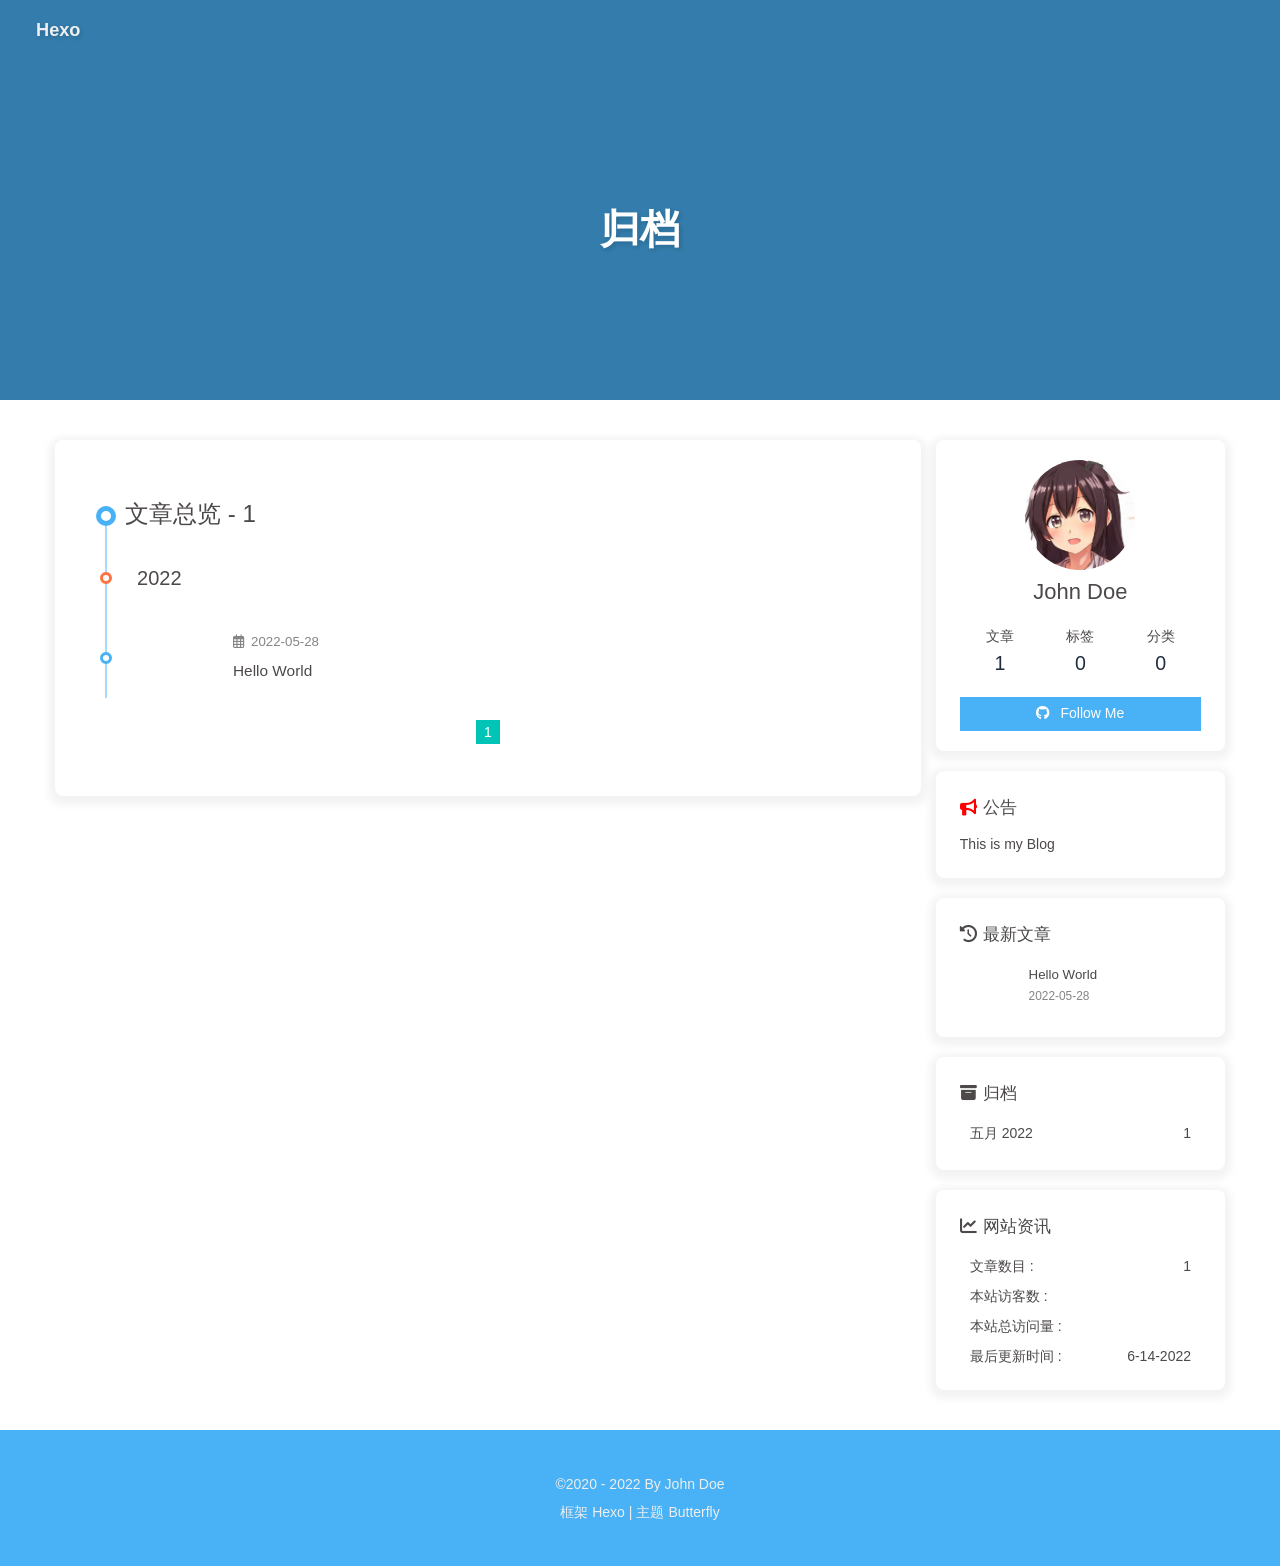
<file: archives/2022/05/index.html>
<!DOCTYPE html><html lang="zh-CN" data-theme="light"><head><meta charset="UTF-8"><meta http-equiv="X-UA-Compatible" content="IE=edge"><meta name="viewport" content="width=device-width, initial-scale=1.0, maximum-scale=1.0, user-scalable=no"><title>归档 | Hexo</title><meta name="author" content="John Doe"><meta name="copyright" content="John Doe"><meta name="format-detection" content="telephone=no"><meta name="theme-color" content="#ffffff"><meta property="og:type" content="website">
<meta property="og:title" content="Hexo">
<meta property="og:url" content="http://example.com/archives/2022/05/index.html">
<meta property="og:site_name" content="Hexo">
<meta property="og:locale" content="zh_CN">
<meta property="og:image" content="http://example.com/img/person.jpg">
<meta property="article:author" content="John Doe">
<meta name="twitter:card" content="summary">
<meta name="twitter:image" content="http://example.com/img/person.jpg"><link rel="shortcut icon" href="/img/favicon.png"><link rel="canonical" href="http://example.com/archives/2022/05/"><link rel="preconnect" href="//cdn.jsdelivr.net"/><link rel="preconnect" href="//busuanzi.ibruce.info"/><link rel="stylesheet" href="/css/index.css"><link rel="stylesheet" href="https://cdn.jsdelivr.net/npm/@fortawesome/fontawesome-free@6/css/all.min.css" media="print" onload="this.media='all'"><link rel="stylesheet" href="https://cdn.jsdelivr.net/npm/@fancyapps/ui/dist/fancybox.css" media="print" onload="this.media='all'"><script>const GLOBAL_CONFIG = { 
  root: '/',
  algolia: undefined,
  localSearch: undefined,
  translate: undefined,
  noticeOutdate: undefined,
  highlight: {"plugin":"highlighjs","highlightCopy":true,"highlightLang":true,"highlightHeightLimit":false},
  copy: {
    success: '复制成功',
    error: '复制错误',
    noSupport: '浏览器不支持'
  },
  relativeDate: {
    homepage: false,
    post: false
  },
  runtime: '',
  date_suffix: {
    just: '刚刚',
    min: '分钟前',
    hour: '小时前',
    day: '天前',
    month: '个月前'
  },
  copyright: undefined,
  lightbox: 'fancybox',
  Snackbar: undefined,
  source: {
    justifiedGallery: {
      js: 'https://cdn.jsdelivr.net/npm/flickr-justified-gallery@2/dist/fjGallery.min.js',
      css: 'https://cdn.jsdelivr.net/npm/flickr-justified-gallery@2/dist/fjGallery.css'
    }
  },
  isPhotoFigcaption: false,
  islazyload: false,
  isAnchor: false
}</script><script id="config-diff">var GLOBAL_CONFIG_SITE = {
  title: '归档',
  isPost: false,
  isHome: false,
  isHighlightShrink: false,
  isToc: false,
  postUpdate: '2022-06-14 20:58:56'
}</script><noscript><style type="text/css">
  #nav {
    opacity: 1
  }
  .justified-gallery img {
    opacity: 1
  }

  #recent-posts time,
  #post-meta time {
    display: inline !important
  }
</style></noscript><script>(win=>{
    win.saveToLocal = {
      set: function setWithExpiry(key, value, ttl) {
        if (ttl === 0) return
        const now = new Date()
        const expiryDay = ttl * 86400000
        const item = {
          value: value,
          expiry: now.getTime() + expiryDay,
        }
        localStorage.setItem(key, JSON.stringify(item))
      },

      get: function getWithExpiry(key) {
        const itemStr = localStorage.getItem(key)

        if (!itemStr) {
          return undefined
        }
        const item = JSON.parse(itemStr)
        const now = new Date()

        if (now.getTime() > item.expiry) {
          localStorage.removeItem(key)
          return undefined
        }
        return item.value
      }
    }
  
    win.getScript = url => new Promise((resolve, reject) => {
      const script = document.createElement('script')
      script.src = url
      script.async = true
      script.onerror = reject
      script.onload = script.onreadystatechange = function() {
        const loadState = this.readyState
        if (loadState && loadState !== 'loaded' && loadState !== 'complete') return
        script.onload = script.onreadystatechange = null
        resolve()
      }
      document.head.appendChild(script)
    })
  
      win.activateDarkMode = function () {
        document.documentElement.setAttribute('data-theme', 'dark')
        if (document.querySelector('meta[name="theme-color"]') !== null) {
          document.querySelector('meta[name="theme-color"]').setAttribute('content', '#0d0d0d')
        }
      }
      win.activateLightMode = function () {
        document.documentElement.setAttribute('data-theme', 'light')
        if (document.querySelector('meta[name="theme-color"]') !== null) {
          document.querySelector('meta[name="theme-color"]').setAttribute('content', '#ffffff')
        }
      }
      const t = saveToLocal.get('theme')
    
          if (t === 'dark') activateDarkMode()
          else if (t === 'light') activateLightMode()
        
      const asideStatus = saveToLocal.get('aside-status')
      if (asideStatus !== undefined) {
        if (asideStatus === 'hide') {
          document.documentElement.classList.add('hide-aside')
        } else {
          document.documentElement.classList.remove('hide-aside')
        }
      }
    
    const detectApple = () => {
      if(/iPad|iPhone|iPod|Macintosh/.test(navigator.userAgent)){
        document.documentElement.classList.add('apple')
      }
    }
    detectApple()
    })(window)</script><meta name="generator" content="Hexo 6.2.0"></head><body><div id="sidebar"><div id="menu-mask"></div><div id="sidebar-menus"><div class="avatar-img is-center"><img src="/img/person.jpg" onerror="onerror=null;src='/img/friend_404.gif'" alt="avatar"/></div><div class="sidebar-site-data site-data is-center"><a href="/archives/"><div class="headline">文章</div><div class="length-num">1</div></a><a href="/tags/"><div class="headline">标签</div><div class="length-num">0</div></a><a href="/categories/"><div class="headline">分类</div><div class="length-num">0</div></a></div><hr/></div></div><div class="page" id="body-wrap"><header class="not-home-page" id="page-header"><nav id="nav"><span id="blog_name"><a id="site-name" href="/">Hexo</a></span><div id="menus"><div id="toggle-menu"><a class="site-page"><i class="fas fa-bars fa-fw"></i></a></div></div></nav><div id="page-site-info"><h1 id="site-title">归档</h1></div></header><main class="layout" id="content-inner"><div id="archive"><div class="article-sort-title">文章总览 - 1</div><div class="article-sort"><div class="article-sort-item year">2022</div><div class="article-sort-item"><a class="article-sort-item-img" href="/2022/05/28/hello-world/" title="Hello World"><img src="[data-uri]" alt="Hello World" onerror="this.onerror=null;this.src='/img/404.jpg'"></a><div class="article-sort-item-info"><div class="article-sort-item-time"><i class="far fa-calendar-alt"></i><time class="post-meta-date-created" datetime="2022-05-27T19:22:05.506Z" title="发表于 2022-05-28 03:22:05">2022-05-28</time></div><a class="article-sort-item-title" href="/2022/05/28/hello-world/" title="Hello World">Hello World</a></div></div></div><nav id="pagination"><div class="pagination"><span class="page-number current">1</span></div></nav></div><div class="aside-content" id="aside-content"><div class="card-widget card-info"><div class="is-center"><div class="avatar-img"><img src="/img/person.jpg" onerror="this.onerror=null;this.src='/img/friend_404.gif'" alt="avatar"/></div><div class="author-info__name">John Doe</div><div class="author-info__description"></div></div><div class="card-info-data site-data is-center"><a href="/archives/"><div class="headline">文章</div><div class="length-num">1</div></a><a href="/tags/"><div class="headline">标签</div><div class="length-num">0</div></a><a href="/categories/"><div class="headline">分类</div><div class="length-num">0</div></a></div><a id="card-info-btn" target="_blank" rel="noopener" href="https://github.com/xxxxxx"><i class="fab fa-github"></i><span>Follow Me</span></a></div><div class="card-widget card-announcement"><div class="item-headline"><i class="fas fa-bullhorn fa-shake"></i><span>公告</span></div><div class="announcement_content">This is my Blog</div></div><div class="sticky_layout"><div class="card-widget card-recent-post"><div class="item-headline"><i class="fas fa-history"></i><span>最新文章</span></div><div class="aside-list"><div class="aside-list-item"><a class="thumbnail" href="/2022/05/28/hello-world/" title="Hello World"><img src="[data-uri]" onerror="this.onerror=null;this.src='/img/404.jpg'" alt="Hello World"/></a><div class="content"><a class="title" href="/2022/05/28/hello-world/" title="Hello World">Hello World</a><time datetime="2022-05-27T19:22:05.506Z" title="发表于 2022-05-28 03:22:05">2022-05-28</time></div></div></div></div><div class="card-widget card-archives"><div class="item-headline"><i class="fas fa-archive"></i><span>归档</span></div><ul class="card-archive-list"><li class="card-archive-list-item"><a class="card-archive-list-link" href="/archives/2022/05/"><span class="card-archive-list-date">五月 2022</span><span class="card-archive-list-count">1</span></a></li></ul></div><div class="card-widget card-webinfo"><div class="item-headline"><i class="fas fa-chart-line"></i><span>网站资讯</span></div><div class="webinfo"><div class="webinfo-item"><div class="item-name">文章数目 :</div><div class="item-count">1</div></div><div class="webinfo-item"><div class="item-name">本站访客数 :</div><div class="item-count" id="busuanzi_value_site_uv"></div></div><div class="webinfo-item"><div class="item-name">本站总访问量 :</div><div class="item-count" id="busuanzi_value_site_pv"></div></div><div class="webinfo-item"><div class="item-name">最后更新时间 :</div><div class="item-count" id="last-push-date" data-lastPushDate="2022-06-14T12:58:56.396Z"></div></div></div></div></div></div></main><footer id="footer"><div id="footer-wrap"><div class="copyright">&copy;2020 - 2022 By John Doe</div><div class="framework-info"><span>框架 </span><a target="_blank" rel="noopener" href="https://hexo.io">Hexo</a><span class="footer-separator">|</span><span>主题 </span><a target="_blank" rel="noopener" href="https://github.com/jerryc127/hexo-theme-butterfly">Butterfly</a></div></div></footer></div><div id="rightside"><div id="rightside-config-hide"><button id="darkmode" type="button" title="浅色和深色模式转换"><i class="fas fa-adjust"></i></button><button id="hide-aside-btn" type="button" title="单栏和双栏切换"><i class="fas fa-arrows-alt-h"></i></button></div><div id="rightside-config-show"><button id="rightside_config" type="button" title="设置"><i class="fas fa-cog fa-spin"></i></button><button id="go-up" type="button" title="回到顶部"><i class="fas fa-arrow-up"></i></button></div></div><div><script src="/js/utils.js"></script><script src="/js/main.js"></script><script src="https://cdn.jsdelivr.net/npm/@fancyapps/ui/dist/fancybox.umd.js"></script><div class="js-pjax"></div><script async data-pjax src="//busuanzi.ibruce.info/busuanzi/2.3/busuanzi.pure.mini.js"></script></div></body></html>
</file>
